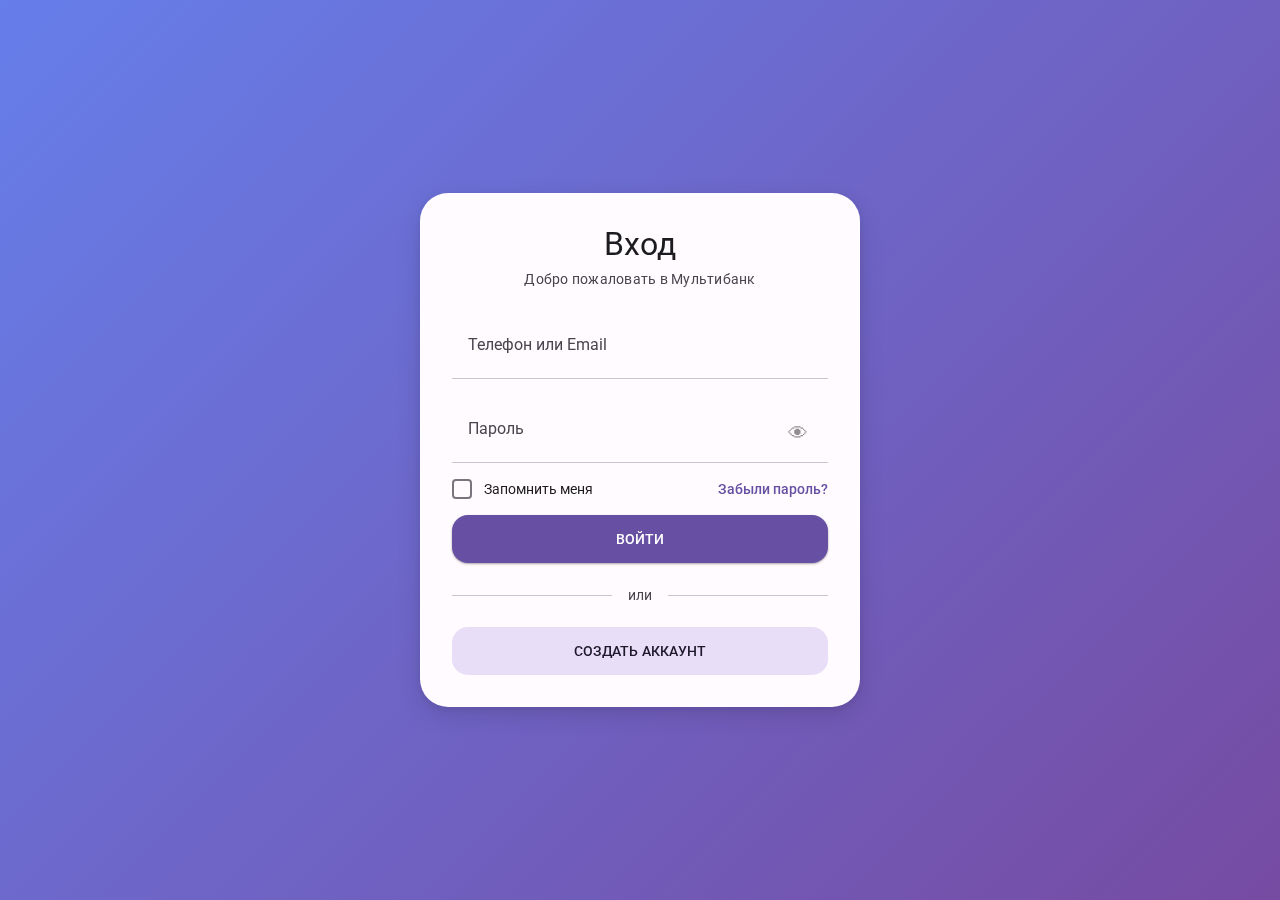
<file: index.html>
<!DOCTYPE html>
<html lang="ru">
<head>
    <meta charset="UTF-8">
    <meta name="viewport" content="width=device-width, initial-scale=1.0">
    <title>Мультибанк - Вход</title>
    <link rel="preconnect" href="https://fonts.googleapis.com">
    <link rel="preconnect" href="https://fonts.gstatic.com" crossorigin>
    <link href="https://fonts.googleapis.com/css2?family=Roboto:wght@300;400;500;700&display=swap" rel="stylesheet">
    <link rel="stylesheet" href="styles.css">
</head>
<body>
    <div class="container">
        <div class="card" id="loginCard">
            <div class="card-header">
                <h1 class="title">Вход</h1>
                <p class="subtitle">Добро пожаловать в Мультибанк</p>
            </div>

            <form class="form" id="loginForm">
                <div class="input-group">
                    <input type="text" id="loginEmail" class="input" placeholder=" " required>
                    <label for="loginEmail" class="label">Телефон или Email</label>
                    <div class="input-underline"></div>
                </div>

                <div class="input-group">
                    <input type="password" id="loginPassword" class="input" placeholder=" " required>
                    <label for="loginPassword" class="label">Пароль</label>
                    <div class="input-underline"></div>
                    <button type="button" class="password-toggle" id="loginPasswordToggle">
                        <span class="eye-icon">👁</span>
                    </button>
                </div>

                <div class="form-footer">
                    <label class="checkbox-container">
                        <input type="checkbox" id="rememberMe">
                        <span class="checkmark"></span>
                        <span class="checkbox-label">Запомнить меня</span>
                    </label>
                    <a href="#" class="link">Забыли пароль?</a>
                </div>

                <button type="submit" class="button button-primary">
                    <span class="button-text">Войти</span>
                </button>
            </form>

            <div class="divider">
                <span>или</span>
            </div>

            <button class="button button-secondary" id="switchToRegister">
                <span class="button-text">Создать аккаунт</span>
            </button>
        </div>

        <div class="card" id="registerCard" style="display: none;">
            <div class="card-header">
                <h1 class="title">Регистрация</h1>
                <p class="subtitle">Создайте новый аккаунт</p>
            </div>

            <form class="form" id="registerForm">
                <div class="input-group">
                    <input type="text" id="registerName" class="input" placeholder=" " required>
                    <label for="registerName" class="label">Имя</label>
                    <div class="input-underline"></div>
                </div>

                <div class="input-group">
                    <input type="text" id="registerPhone" class="input" placeholder=" " required>
                    <label for="registerPhone" class="label">Телефон</label>
                    <div class="input-underline"></div>
                </div>

                <div class="input-group">
                    <input type="email" id="registerEmail" class="input" placeholder=" " required>
                    <label for="registerEmail" class="label">Email</label>
                    <div class="input-underline"></div>
                </div>

                <div class="input-group">
                    <input type="password" id="registerPassword" class="input" placeholder=" " required>
                    <label for="registerPassword" class="label">Пароль</label>
                    <div class="input-underline"></div>
                    <button type="button" class="password-toggle" id="registerPasswordToggle">
                        <span class="eye-icon">👁</span>
                    </button>
                </div>

                <div class="input-group">
                    <input type="password" id="registerPasswordConfirm" class="input" placeholder=" " required>
                    <label for="registerPasswordConfirm" class="label">Подтвердите пароль</label>
                    <div class="input-underline"></div>
                    <button type="button" class="password-toggle" id="registerPasswordConfirmToggle">
                        <span class="eye-icon">👁</span>
                    </button>
                </div>

                <label class="checkbox-container">
                    <input type="checkbox" id="agreeTerms" required>
                    <span class="checkmark"></span>
                    <span class="checkbox-label">Я согласен с <a href="#" class="link-inline">условиями использования</a></span>
                </label>

                <button type="submit" class="button button-primary">
                    <span class="button-text">Зарегистрироваться</span>
                </button>
            </form>

            <div class="divider">
                <span>или</span>
            </div>

            <button class="button button-secondary" id="switchToLogin">
                <span class="button-text">Уже есть аккаунт? Войти</span>
            </button>
        </div>
    </div>

    <script src="script.js"></script>
</body>
</html>
</file>
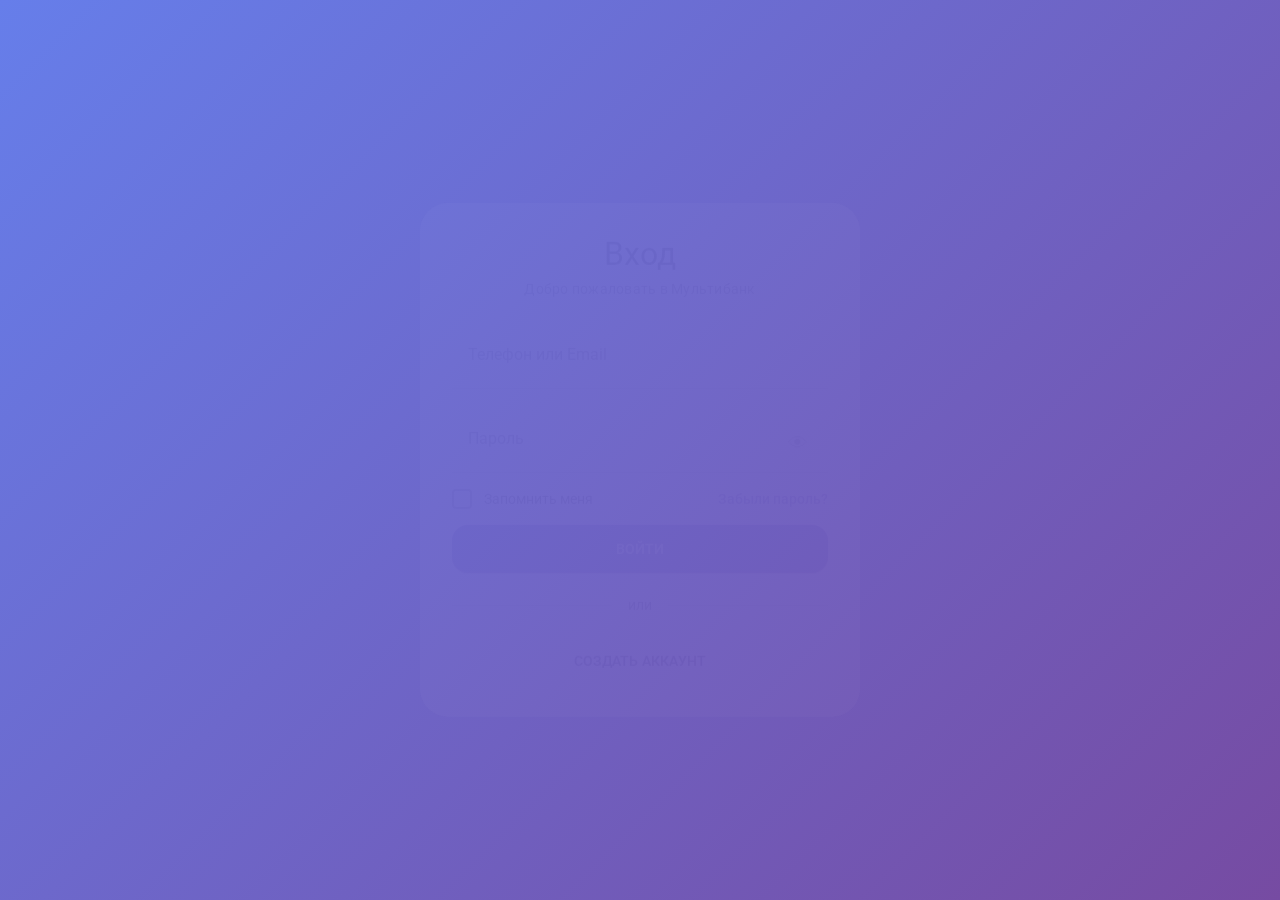
<file: dashboard.html>
<!DOCTYPE html>
<html lang="ru">

<head>
    <meta charset="UTF-8">
    <meta name="viewport" content="width=device-width, initial-scale=1.0">
    <title>Мультибанк - Главная</title>
    <link rel="preconnect" href="https://fonts.googleapis.com">
    <link rel="preconnect" href="https://fonts.gstatic.com" crossorigin>
    <link href="https://fonts.googleapis.com/css2?family=Roboto:wght@300;400;500;700&display=swap" rel="stylesheet">
    <link rel="stylesheet" href="dashboard.css">
</head>

<body>
    <div class="dashboard">
        <!-- Боковая панель -->
        <aside class="sidebar">
            <div class="sidebar-logo">
                <h2>Мультибанк</h2>
            </div>
            <nav class="sidebar-nav">
                <a href="#" class="nav-item active" data-section="home">
                    <span class="nav-icon">🏠</span>
                    <span class="nav-text">Главная</span>
                </a>
                <a href="#" class="nav-item" data-section="accounts">
                    <span class="nav-icon">💳</span>
                    <span class="nav-text">Мои счета</span>
                </a>
                <a href="#" class="nav-item" data-section="products">
                    <span class="nav-icon">📦</span>
                    <span class="nav-text">Продукты</span>
                </a>
                <a href="#" class="nav-item" data-section="transfers">
                    <span class="nav-icon">💸</span>
                    <span class="nav-text">Переводы</span>
                </a>
                <a href="#" class="nav-item" data-section="history">
                    <span class="nav-icon">📊</span>
                    <span class="nav-text">История</span>
                </a>
                <a href="#" class="nav-item" data-section="consents">
                    <span class="nav-icon">🔒</span>
                    <span class="nav-text">Согласия</span>
                </a>
            </nav>
        </aside>

        <!-- Основной контент -->
        <main class="main-content">
            <!-- Верхняя панель -->
            <header class="top-header">
                <div class="header-user">
                    <div class="user-avatar">—</div>
                    <span class="user-name">demo-054</span>
                    <button class="icon-button" title="Темная тема">🌙</button>
                    <button class="icon-button" title="Выход">🚪</button>
                    <button class="icon-button" title="Настройки">▲</button>
                </div>
            </header>

            <!-- Контент -->
            <div class="content-area">
                <!-- Главная страница -->
                <div class="content-section" id="home-section">
                    <!-- Карточки суммарной информации -->
                    <div class="summary-cards">
                        <div class="summary-card balance-card">
                            <div class="summary-value" id="totalBalance">574 182,4 Р</div>
                            <div class="summary-label">Общий баланс</div>
                            <div class="summary-sublabel">Во всех счетах</div>
                        </div>
                        <div class="summary-card">
                            <div class="summary-value" id="totalAccounts">2</div>
                            <div class="summary-label">Мои счета</div>
                            <div class="summary-sublabel">Активных</div>
                        </div>
                        <div class="summary-card">
                            <div class="summary-value">0</div>
                            <div class="summary-label">Продукты</div>
                            <div class="summary-sublabel">Активных договоров</div>
                        </div>
                        <div class="summary-card">
                            <div class="summary-value">—</div>
                            <div class="summary-label">Переводы</div>
                            <div class="summary-sublabel">За месяц</div>
                        </div>
                    </div>
                </div>

                <!-- Мои счета -->
                <div class="content-section" id="accounts-section">
                    <div class="section-card">
                        <div class="section-header">
                            <h3 class="section-title">
                                <span class="section-icon">💳</span>
                                Мои счета
                            </h3>
                            <button class="text-button">
                                <span>+</span> Открыть счет
                            </button>
                        </div>
                        <div class="accounts-grid">
                            <div class="account-card">
                                <div class="account-header">
                                    <h4 class="account-title">Checking</h4>
                                    <button class="close-button">Закрыть</button>
                                </div>
                                <div class="account-number">40817810099910000054</div>
                                <div class="account-balance">574 182,4 Р</div>
                                <div class="account-operations">
                                    <div class="operations-title">Последние операции</div>
                                    <div class="operation-item negative">
                                        <span class="operation-name">Аренда</span>
                                        <span class="operation-amount">42981.60 Р</span>
                                    </div>
                                    <div class="operation-item negative">
                                        <span class="operation-name">Продукты</span>
                                        <span class="operation-amount">3351.92 Р</span>
                                    </div>
                                    <div class="operation-item positive">
                                        <span class="operation-name">Зарплата</span>
                                        <span class="operation-amount">+78398.26 Р</span>
                                    </div>
                                </div>
                            </div>
                            <div class="account-card">
                                <div class="account-header">
                                    <h4 class="account-title">Savings</h4>
                                    <button class="close-button">Закрыть</button>
                                </div>
                                <div class="account-number">423011cdeabf4f2fe4a9</div>
                                <div class="account-balance">0 Р</div>
                            </div>
                        </div>
                    </div>
                </div>

                <!-- Мои продукты -->
                <div class="content-section" id="products-section">
                    <div class="section-card">
                        <div class="section-header">
                            <h3 class="section-title">
                                <span class="section-icon">📦</span>
                                Мои продукты
                            </h3>
                            <button class="text-button">
                                <span>+</span> Открыть продукт
                            </button>
                        </div>
                        <div class="products-card">
                            <div class="empty-state">
                                <span class="empty-icon">📦</span>
                            </div>
                        </div>
                    </div>
                </div>

                <!-- Переводы -->
                <div class="content-section" id="transfers-section">
                    <div class="section-card">
                        <div class="section-header">
                            <h3 class="section-title">
                                <span class="section-icon">💸</span>
                                Переводы
                            </h3>
                        </div>
                        <form class="transfer-form">
                            <div class="transfer-inputs">
                                <div class="input-group-transfer">
                                    <label for="fromAccount" class="input-label">Откуда</label>
                                    <input type="text" id="fromAccount" class="transfer-input"
                                        placeholder="Номер счета">
                                </div>
                                <div class="input-group-transfer">
                                    <label for="toAccount" class="input-label">Куда</label>
                                    <input type="text" id="toAccount" class="transfer-input" placeholder="Номер счета">
                                </div>
                                <div class="input-group-transfer">
                                    <label for="amount" class="input-label">Сумма (Р)</label>
                                    <input type="number" id="amount" class="transfer-input" value="1000" min="0"
                                        step="0.01">
                                </div>
                            </div>
                            <button type="submit" class="transfer-button">Перевести</button>
                        </form>
                    </div>
                </div>

                <!-- История операций -->
                <div class="content-section" id="history-section">
                    <div class="section-card">
                        <div class="section-header">
                            <h3 class="section-title">
                                <span class="section-icon">📊</span>
                                История операций
                            </h3>
                        </div>
                        <div class="history-filters">
                            <select class="filter-select">
                                <option>Все счета</option>
                                <option>Checking</option>
                                <option>Savings</option>
                            </select>
                            <select class="filter-select">
                                <option>Все</option>
                                <option>Доходы</option>
                                <option>Расходы</option>
                            </select>
                            <select class="filter-select">
                                <option>Все время</option>
                                <option>Сегодня</option>
                                <option>Неделя</option>
                                <option>Месяц</option>
                            </select>
                        </div>
                        <div class="history-table">
                            <table>
                                <thead>
                                    <tr>
                                        <th>Дата</th>
                                        <th>Описание</th>
                                        <th>Счет</th>
                                        <th>Сумма</th>
                                    </tr>
                                </thead>
                                <tbody>
                                    <tr>
                                        <td>
                                            <div class="date-cell">
                                                <span class="date">22.09.2025</span>
                                                <span class="time">06:18</span>
                                            </div>
                                        </td>
                                        <td>Налоги</td>
                                        <td>
                                            <div class="account-cell">
                                                <span class="account-name">Checking</span>
                                                <span class="account-number-short">407028100999...</span>
                                            </div>
                                        </td>
                                        <td class="amount-negative">-141 218,7 Р</td>
                                    </tr>
                                    <tr>
                                        <td>
                                            <div class="date-cell">
                                                <span class="date">21.09.2025</span>
                                                <span class="time">14:32</span>
                                            </div>
                                        </td>
                                        <td>Аренда</td>
                                        <td>
                                            <div class="account-cell">
                                                <span class="account-name">Checking</span>
                                                <span class="account-number-short">407028100999...</span>
                                            </div>
                                        </td>
                                        <td class="amount-negative">-153 634,65 Р</td>
                                    </tr>
                                    <tr>
                                        <td>
                                            <div class="date-cell">
                                                <span class="date">20.09.2025</span>
                                                <span class="time">09:15</span>
                                            </div>
                                        </td>
                                        <td>Зарплата</td>
                                        <td>
                                            <div class="account-cell">
                                                <span class="account-name">Checking</span>
                                                <span class="account-number-short">407028100999...</span>
                                            </div>
                                        </td>
                                        <td class="amount-positive">+78 398,26 Р</td>
                                    </tr>
                                    <tr>
                                        <td>
                                            <div class="date-cell">
                                                <span class="date">19.09.2025</span>
                                                <span class="time">16:45</span>
                                            </div>
                                        </td>
                                        <td>Продукты</td>
                                        <td>
                                            <div class="account-cell">
                                                <span class="account-name">Checking</span>
                                                <span class="account-number-short">407028100999...</span>
                                            </div>
                                        </td>
                                        <td class="amount-negative">-3 351,92 Р</td>
                                    </tr>
                                </tbody>
                            </table>
                        </div>
                    </div>
                </div>

                <!-- Согласия -->
                <div class="content-section" id="consents-section">
                    <div class="section-card">
                        <div class="section-header">
                            <h3 class="section-title">
                                <span class="section-icon">🔒</span>
                                Согласия
                            </h3>
                        </div>
                        <div class="products-card">
                            <div class="empty-state">
                                <span class="empty-icon">🔒</span>
                                <p style="margin-top: 16px; color: var(--on-surface-variant);">Нет активных согласий</p>
                            </div>
                        </div>
                    </div>
                </div>
            </div>
        </main>
    </div>

    <!-- Модальное окно открытия счета -->
    <div class="modal-overlay" id="openAccountModal">
        <div class="modal">
            <div class="modal-header">
                <h3 class="modal-title">Открыть новый счет</h3>
                <button class="modal-close" id="closeAccountModal">×</button>
            </div>
            <form class="modal-form" id="accountForm">
                <div class="modal-input-group">
                    <label for="accountType" class="modal-label">Тип счета</label>
                    <select id="accountType" class="modal-select" required>
                        <option value="current">Текущий счет</option>
                        <option value="savings">Сберегательный счет</option>
                        <option value="deposit">Депозитный счет</option>
                    </select>
                </div>
                <div class="modal-input-group">
                    <label for="initialBalance" class="modal-label">Начальный баланс</label>
                    <input type="number" id="initialBalance" class="modal-input" value="0" min="0" step="0.01" required>
                </div>
                <div class="modal-info">
                    Новые счета создаются с балансом 0 Р. Пополните счет после создания.
                </div>
                <button type="submit" class="modal-button">Открыть счет</button>
            </form>
        </div>
    </div>

    <!-- Модальное окно открытия продукта -->
    <div class="modal-overlay" id="openProductModal">
        <div class="modal">
            <div class="modal-header">
                <h3 class="modal-title">Открыть новый продукт</h3>
                <button class="modal-close" id="closeProductModal">×</button>
            </div>
            <form class="modal-form" id="productForm">
                <div class="modal-input-group">
                    <label for="productType" class="modal-label">Тип продукта</label>
                    <select id="productType" class="modal-select" required>
                        <option value="credit">Кредит</option>
                        <option value="deposit">Депозит</option>
                        <option value="insurance">Страхование</option>
                    </select>
                </div>
                <div class="modal-input-group">
                    <label for="productAmount" class="modal-label">Сумма</label>
                    <input type="number" id="productAmount" class="modal-input" value="0" min="0" step="0.01" required>
                </div>
                <div class="modal-info">
                    Выберите тип продукта и укажите сумму для создания нового продукта.
                </div>
                <button type="submit" class="modal-button">Открыть продукт</button>
            </form>
        </div>
    </div>
    <script src="config.js"></script>
    <script src="dashboard.js"></script>
</body>

</html>
</file>
<file: styles.css>
:root {
    --primary: #6750A4;
    --primary-container: #EADDFF;
    --on-primary: #FFFFFF;
    --on-primary-container: #21005D;
    --secondary: #625B71;
    --secondary-container: #E8DEF8;
    --on-secondary: #FFFFFF;
    --on-secondary-container: #1D192B;
    --surface: #FFFBFE;
    --surface-variant: #E7E0EC;
    --on-surface: #1C1B1F;
    --on-surface-variant: #49454F;
    --outline: #79747E;
    --outline-variant: #CAC4D0;
    --error: #BA1A1A;
    --error-container: #FFDAD6;
    --on-error: #FFFFFF;
    --on-error-container: #410002;
    --shadow: rgba(0, 0, 0, 0.15);

    --radius-small: 12px;
    --radius-medium: 16px;
    --radius-large: 28px;
}

* {
    margin: 0;
    padding: 0;
    box-sizing: border-box;
}

body {
    font-family: 'Roboto', sans-serif;
    background: linear-gradient(135deg, #667eea 0%, #764ba2 100%);
    min-height: 100vh;
    display: flex;
    align-items: center;
    justify-content: center;
    padding: 20px;
    color: var(--on-surface);
}

.container {
    width: 100%;
    max-width: 440px;
    animation: fadeIn 0.3s ease-in-out;
}

@keyframes fadeIn {
    from {
        opacity: 0;
        transform: translateY(10px);
    }
    to {
        opacity: 1;
        transform: translateY(0);
    }
}

.card {
    background: var(--surface);
    border-radius: var(--radius-large);
    padding: 32px;
    box-shadow: 0 8px 24px rgba(0, 0, 0, 0.12), 0 2px 8px rgba(0, 0, 0, 0.08);
    backdrop-filter: blur(10px);
    transition: all 0.3s cubic-bezier(0.4, 0, 0.2, 1);
}

.card-header {
    margin-bottom: 32px;
    text-align: center;
}

.title {
    font-size: 32px;
    font-weight: 400;
    color: var(--on-surface);
    margin-bottom: 8px;
    letter-spacing: 0;
}

.subtitle {
    font-size: 14px;
    color: var(--on-surface-variant);
    font-weight: 400;
    letter-spacing: 0.25px;
}

.form {
    display: flex;
    flex-direction: column;
    gap: 24px;
}

.input-group {
    position: relative;
    display: flex;
    flex-direction: column;
}

.input {
    width: 100%;
    padding: 16px;
    padding-top: 24px;
    font-size: 16px;
    font-family: 'Roboto', sans-serif;
    background: transparent;
    border: none;
    border-bottom: 1px solid var(--outline-variant);
    border-radius: var(--radius-small) var(--radius-small) 0 0;
    outline: none;
    transition: all 0.2s cubic-bezier(0.4, 0, 0.2, 1);
    color: var(--on-surface);
}

.input:focus {
    border-bottom-color: var(--primary);
    background: rgba(103, 80, 164, 0.08);
}

.input:focus + .label,
.input:not(:placeholder-shown) + .label {
    transform: translateY(-8px) scale(0.875);
    color: var(--primary);
}

.input::placeholder {
    opacity: 0;
}

.label {
    position: absolute;
    left: 16px;
    top: 16px;
    font-size: 16px;
    color: var(--on-surface-variant);
    pointer-events: none;
    transition: all 0.2s cubic-bezier(0.4, 0, 0.2, 1);
    transform-origin: left top;
}

.input-underline {
    position: absolute;
    bottom: 0;
    left: 0;
    width: 0;
    height: 2px;
    background: var(--primary);
    transition: width 0.3s cubic-bezier(0.4, 0, 0.2, 1);
}

.input:focus ~ .input-underline {
    width: 100%;
}

.password-toggle {
    position: absolute;
    right: 12px;
    top: 50%;
    transform: translateY(-50%);
    background: none;
    border: none;
    cursor: pointer;
    padding: 8px;
    color: var(--on-surface-variant);
    transition: color 0.2s;
    font-size: 20px;
    display: flex;
    align-items: center;
    justify-content: center;
}

.password-toggle:hover {
    color: var(--primary);
}

.eye-icon {
    filter: grayscale(100%);
    opacity: 0.6;
}

.form-footer {
    display: flex;
    justify-content: space-between;
    align-items: center;
    margin-top: -8px;
    margin-bottom: -8px;
}

.checkbox-container {
    display: flex;
    align-items: center;
    cursor: pointer;
    user-select: none;
    gap: 12px;
}

.checkbox-container input[type="checkbox"] {
    display: none;
}

.checkmark {
    width: 20px;
    height: 20px;
    border: 2px solid var(--outline);
    border-radius: 4px;
    position: relative;
    transition: all 0.2s cubic-bezier(0.4, 0, 0.2, 1);
    background: transparent;
}

.checkbox-container input[type="checkbox"]:checked + .checkmark {
    background: var(--primary);
    border-color: var(--primary);
}

.checkbox-container input[type="checkbox"]:checked + .checkmark::after {
    content: '';
    position: absolute;
    left: 6px;
    top: 2px;
    width: 5px;
    height: 10px;
    border: solid white;
    border-width: 0 2px 2px 0;
    transform: rotate(45deg);
}

.checkbox-label {
    font-size: 14px;
    color: var(--on-surface);
}

.link {
    font-size: 14px;
    color: var(--primary);
    text-decoration: none;
    font-weight: 500;
    transition: opacity 0.2s;
}

.link:hover {
    opacity: 0.8;
    text-decoration: underline;
}

.link-inline {
    color: var(--primary);
    text-decoration: none;
    font-weight: 500;
}

.link-inline:hover {
    text-decoration: underline;
}

.button {
    width: 100%;
    padding: 16px 24px;
    border: none;
    border-radius: var(--radius-medium);
    font-size: 14px;
    font-weight: 500;
    font-family: 'Roboto', sans-serif;
    cursor: pointer;
    transition: all 0.2s cubic-bezier(0.4, 0, 0.2, 1);
    letter-spacing: 0.1px;
    position: relative;
    overflow: hidden;
    text-transform: uppercase;
}

.button::before {
    content: '';
    position: absolute;
    top: 50%;
    left: 50%;
    width: 0;
    height: 0;
    border-radius: 50%;
    background: rgba(255, 255, 255, 0.3);
    transform: translate(-50%, -50%);
    transition: width 0.6s, height 0.6s;
}

.button:active::before {
    width: 300px;
    height: 300px;
}

.button-primary {
    background: var(--primary);
    color: var(--on-primary);
    box-shadow: 0 1px 3px rgba(0, 0, 0, 0.12), 0 1px 2px rgba(0, 0, 0, 0.24);
}

.button-primary:hover {
    box-shadow: 0 3px 6px rgba(0, 0, 0, 0.16), 0 3px 6px rgba(0, 0, 0, 0.23);
}

.button-primary:active {
    box-shadow: 0 1px 3px rgba(0, 0, 0, 0.12);
}

.button-secondary {
    background: var(--secondary-container);
    color: var(--on-secondary-container);
    box-shadow: none;
}

.button-secondary:hover {
    background: rgba(232, 222, 248, 0.8);
    box-shadow: 0 1px 3px rgba(0, 0, 0, 0.08);
}

.button-text {
    position: relative;
    z-index: 1;
}

.divider {
    display: flex;
    align-items: center;
    text-align: center;
    margin: 24px 0;
    color: var(--on-surface-variant);
    font-size: 14px;
}

.divider::before,
.divider::after {
    content: '';
    flex: 1;
    border-bottom: 1px solid var(--outline-variant);
}

.divider span {
    padding: 0 16px;
}

@media (max-width: 480px) {
    .card {
        padding: 24px;
        border-radius: var(--radius-medium);
    }

    .title {
        font-size: 28px;
    }

    .form-footer {
        flex-direction: column;
        align-items: flex-start;
        gap: 12px;
    }
}
</file>
<file: dashboard.css>
:root {
  --primary-red: #fc4e2f;
  --sidebar-bg: #ffffff;
  --main-bg: #f8f8f8;
  --text-primary: #1c1b1f;
  --text-secondary: #49454f;
  --text-gray: #79747e;
  --card-bg: #ffffff;
  --border-radius: 12px;
  --shadow: 0 2px 8px rgba(0, 0, 0, 0.08);
  --border: 1px solid rgba(0, 0, 0, 0.1);
}

* {
  margin: 0;
  padding: 0;
  box-sizing: border-box;
}

body {
  font-family: "Inter", -apple-system, BlinkMacSystemFont, "Segoe UI",
    sans-serif;
  background: var(--main-bg);
  color: var(--text-primary);
  line-height: 1.5;
}

.dashboard {
  display: flex;
  min-height: 100vh;
}

/* Боковая панель */
.sidebar {
  width: 240px;
  height: 100vh;
  position: fixed;
  background: var(--main-bg);
  display: flex;
  flex-direction: column;
  padding: 24px 16px;
  flex-shrink: 0;
  border-right: var(--border);
}

.sidebar-top {
  margin-bottom: 0;
  margin-left: -16px;
  margin-right: -16px;
  padding-left: 16px;
  padding-right: 16px;
  padding-bottom: 20px;
  border-bottom: var(--border);
}

.logotip {
  width: 225px;
  height: 75px;
  
  padding-right: 25px;
}

.search-container {
  display: flex;
  align-items: center;
  gap: 12px;
  padding: 12px 16px;
  color: var(--text-secondary);
  font-size: 14px;
  cursor: pointer;
  border-radius: 8px;
  transition: background 0.2s;
}

.search-container:hover {
  background: rgba(0, 0, 0, 0.04);
}

.search-icon {
  width: 18px;
  height: 18px;
  color: var(--text-secondary);
  flex-shrink: 0;
}

.search-text {
  color: var(--text-secondary);
}

.sidebar-nav {
  margin-top: 20px;
  display: flex;
  flex-direction: column;
  gap: 4px;
  flex: 1;
}

.nav-item-bottom {
  display: flex;
  align-items: center;
  gap: 16px;
  padding: 12px 16px;
  text-decoration: none;
  color: var(--text-secondary);
  font-size: 14px;
  font-weight: 400;
  border-radius: 8px;
  position: relative;
  transition: all 0.2s;
  text-align: left;
}

.nav-item-bottom:hover {
  background: rgba(0, 0, 0, 0.04);
}

.nav-item {
  display: flex;
  align-items: center;
  gap: 16px;
  padding: 12px 16px;
  text-decoration: none;
  color: var(--text-secondary);
  font-size: 14px;
  font-weight: 400;
  border-radius: 8px;
  position: relative;
  transition: all 0.2s;
}

.nav-item:hover {
  background: rgba(0, 0, 0, 0.04);
}

.nav-item.active {
  color: var(--primary-red);
}

.nav-item.active::before {
  content: "";
  position: absolute;
  left: 0;
  top: 50%;
  transform: translateY(-50%);
  width: 3px;
  height: 24px;
  background: var(--primary-red);
  border-radius: 0 2px 2px 0;
}

.nav-item.active .nav-icon {
  color: var(--primary-red);
}

.nav-icon {
  width: 20px;
  height: 20px;
  flex-shrink: 0;
  color: var(--text-secondary);
}

/* Sidebar SVG icons via mask to allow color change */
.nav-icon-mask {
  background-color: var(--text-secondary);
  display: inline-block;
  width: 20px;
  height: 20px;
  -webkit-mask: var(--icon-url) no-repeat center / contain;
  mask: var(--icon-url) no-repeat center / contain;
}

.nav-item:hover .nav-icon-mask {
  background-color: var(--text-primary);
}

.nav-item.active .nav-icon-mask {
  background-color: var(--primary-red);
}

.nav-text {
  flex: 1;
}

.sidebar-bottom {
  justify-content: flex-end;
  display: flex;
  flex-direction: column;
  gap: 4px;
  flex: 1;
}

.account-icon {
  width: 40px;
  height: 40px;
  border-radius: 50%;
  background: var(--primary-red);
  color: white;
  display: flex;
  align-items: center;
  justify-content: center;
  font-size: 20px;
  font-weight: 500;
  text-transform: lowercase;
}

.account-text {
  color: var(--text-secondary);
  font-size: 14px;
}

/* Основной контент */
.main-content {
  flex: 1;
  display: flex;
  flex-direction: column;
  background: var(--main-bg);
  overflow-y: auto;
  padding: 32px;
  margin-left: 240px;
}

/* Приветствие */
.greeting {
  font-size: 32px;
  font-weight: 700;
  color: var(--text-primary);
  margin-bottom: 32px;
}

/* Карточки суммарной информации */
.summary-cards {
  display: grid;
  grid-template-columns: repeat(4, 1fr);
  gap: 24px;
  margin-bottom: 48px;
}

.summary-card {
  background: var(--card-bg);
  border-radius: var(--border-radius);
  padding: 24px;
  border: var(--border);
}

.summary-label {
  font-size: 14px;
  color: var(--text-secondary);
  margin-bottom: 12px;
  font-weight: 400;
}

.summary-value {
  font-size: 32px;
  font-weight: 700;
  color: var(--text-primary);
  margin-bottom: 8px;
  letter-spacing: -0.5px;
}

.summary-sublabel {
  font-size: 12px;
  color: var(--text-gray);
}

/* Секции контента */
.content-section {
  margin-bottom: 48px;
}

.content-section:last-child {
  margin-bottom: 0;
}

.section-title {
  font-size: 28px;
  font-weight: 700;
  color: var(--text-primary);
  margin-bottom: 24px;
}

/* Контейнер счетов - вертикальное расположение */
.accounts-container {
  display: flex;
  flex-direction: column;
  gap: 24px;
}

.account-item {
  background: var(--card-bg);
  border-radius: var(--border-radius);
  padding: 24px;
  border: var(--border);
  min-height: 150px;
}

.account-header {
  display: flex;
  justify-content: space-between;
  align-items: center;
  margin-bottom: 16px;
  padding-bottom: 12px;
  border-bottom: 1px solid rgba(0, 0, 0, 0.08);
}

.account-info {
  display: flex;
  flex-direction: column;
  gap: 12px;
}

.account-bank {
  font-size: 16px;
  color: var(--text-primary);
  font-weight: 600;
}

.account-type {
  font-size: 12px;
  color: var(--text-gray);
  font-weight: 400;
}

.account-id-label,
.account-balance-label {
  font-size: 12px;
  color: var(--text-gray);
  font-weight: 400;
  margin-bottom: 4px;
}

.account-id-wrapper {
  display: flex;
  align-items: baseline;
  gap: 8px;
}

.account-id {
  font-size: 16px;
  color: var(--text-primary);
  font-weight: 500;
  letter-spacing: 0.5px;
  font-family: "Courier New", monospace;
}

.copy-account-btn {
  background: none;
  border: none;
  padding: 2px;
  cursor: pointer;
  color: var(--text-secondary);
  display: flex;
  align-items: center;
  justify-content: center;
  border-radius: 4px;
  transition: all 0.2s;
  flex-shrink: 0;
}

.copy-account-btn:hover {
  background: rgba(0, 0, 0, 0.05);
  color: var(--text-primary);
}

.copy-account-btn:active {
  background: rgba(0, 0, 0, 0.1);
}

.copy-account-btn svg {
  display: block;
  width: 16px;
  height: 16px;
}

.account-balance {
  font-size: 28px;
  color: var(--text-primary);
  font-weight: 700;
}

/* Контейнер продуктов - вертикальное расположение */
.products-container {
  display: flex;
  flex-direction: column;
  gap: 24px;
}

.product-item {
  background: var(--card-bg);
  border-radius: var(--border-radius);
  padding: 24px;
  border: var(--border);
  min-height: 150px;
}

.product-header {
  display: flex;
  justify-content: space-between;
  align-items: center;
  margin-bottom: 16px;
  padding-bottom: 12px;
  border-bottom: 1px solid rgba(0, 0, 0, 0.08);
}

.product-info {
  display: flex;
  flex-direction: column;
  gap: 12px;
}

.product-name {
  font-size: 18px;
  color: var(--text-primary);
  font-weight: 600;
}

.product-status {
  font-size: 12px;
  color: #28a745;
  font-weight: 500;
  background: rgba(40, 167, 69, 0.1);
  padding: 4px 12px;
  border-radius: 12px;
}

.product-detail-row {
  display: flex;
  justify-content: space-between;
  align-items: center;
  padding: 8px 0;
}

.product-detail-label {
  font-size: 14px;
  color: var(--text-secondary);
  font-weight: 400;
}

.product-detail-value {
  font-size: 14px;
  color: var(--text-primary);
  font-weight: 500;
}

/* История операций */
.history-layout {
  display: grid;
  grid-template-columns: 1fr 1fr;
  gap: 24px;
  margin-top: 24px;
}

.history-table-panel {
  grid-column: 1;
}

.history-charts-panel {
  grid-column: 2;
  display: flex;
  flex-direction: column;
  gap: 24px;
}

.panel-card {
  background: var(--card-bg);
  border-radius: var(--border-radius);
  padding: 24px;
  border: var(--border);
}

.panel-title {
  font-size: 18px;
  font-weight: 600;
  color: var(--text-primary);
  margin-bottom: 24px;
}

.panel-title-contact {
  font-size: 18px;
  font-weight: 600;
  color: var(--text-primary);
  margin-top: 12px;
  margin-bottom: 12px;
}

.another-text-vip {
  text-align: center;
  font-size: 18px;
  font-weight: 600;
  color: var(--text-primary);
  margin-bottom: 24px;
  width: 750px;
}

.filters-container {
  display: flex;
  gap: 16px;
  margin-bottom: 24px;
}

.filter-select {
  flex: 1;
  padding: 12px 16px;
  border: var(--border);
  border-radius: 8px;
  background: var(--card-bg);
  color: var(--text-primary);
  font-size: 14px;
  cursor: pointer;
  appearance: none;
  background-image: url("data:image/svg+xml,%3Csvg width='12' height='8' viewBox='0 0 12 8' fill='none' xmlns='http://www.w3.org/2000/svg'%3E%3Cpath d='M1 1L6 6L11 1' stroke='%2349454f' stroke-width='2' stroke-linecap='round' stroke-linejoin='round'/%3E%3C/svg%3E");
  background-repeat: no-repeat;
  background-position: right 12px center;
  padding-right: 40px;
}

.filter-select-transfer {
  width: 100px;
  padding: 12px 16px;
  border: var(--border);
  border-radius: 8px;
  background: var(--card-bg);
  color: var(--text-primary);
  font-size: 14px;
  cursor: pointer;
  appearance: none;
  background-image: url("data:image/svg+xml,%3Csvg width='12' height='8' viewBox='0 0 12 8' fill='none' xmlns='http://www.w3.org/2000/svg'%3E%3Cpath d='M1 1L6 6L11 1' stroke='%2349454f' stroke-width='2' stroke-linecap='round' stroke-linejoin='round'/%3E%3C/svg%3E");
  background-repeat: no-repeat;
  background-position: right 12px center;
  padding-right: 40px;
}

.filter-select:focus {
  outline: none;
  border-color: var(--primary-red);
}

.table-container {
  min-height: 300px;
  display: grid;
  gap: 16px;
}

.transaction-card {
  background: var(--card-bg);
  border: var(--border);
  border-radius: var(--border-radius);
  padding: 16px 20px;
  display: flex;
  flex-direction: column;
  gap: 12px;
}

.transaction-card--placeholder {
  justify-content: center;
  align-items: center;
  text-align: center;
  min-height: 120px;
  color: var(--text-secondary);
  gap: 8px;
}

.transaction-card__header {
  display: flex;
  justify-content: space-between;
  align-items: baseline;
  gap: 12px;
}

.transaction-card__title {
  font-size: 16px;
  font-weight: 600;
  color: var(--text-primary);
}

.transaction-card__amount {
  font-size: 18px;
  font-weight: 600;
}

.transaction-card__amount.income {
  color: #198754;
}

.transaction-card__amount.expense {
  color: #dc3545;
}

.transaction-card__meta {
  font-size: 13px;
  color: var(--text-secondary);
  display: flex;
  flex-wrap: wrap;
  gap: 8px 16px;
}

.transaction-card__meta-item {
  display: flex;
  gap: 6px;
  align-items: center;
}

.chart-container {
  display: flex;
  gap: 24px;
  align-items: center;
}

.chart-wrapper {
  flex: 0 0 200px;
  height: 200px;
}

.chart-legend {
  flex: 1;
  display: flex;
  flex-direction: column;
  gap: 12px;
}

.legend-item {
  display: flex;
  align-items: center;
  gap: 12px;
}

.legend-color {
  width: 12px;
  height: 12px;
  border-radius: 50%;
  flex-shrink: 0;
}

.legend-bar {
  flex: 1;
  height: 24px;
  border-radius: 4px;
  background: linear-gradient(
    90deg,
    rgba(0, 0, 0, 0.1) 0%,
    rgba(0, 0, 0, 0.05) 100%
  );
  min-width: 20px;
  max-width: 200px;
}

.legend-label {
  font-size: 14px;
  color: var(--text-primary);
  min-width: 120px;
}

.legend-value {
  font-size: 14px;
  color: var(--text-secondary);
  font-weight: 500;
}

/* Скрытие секций */
.content-section {
  display: block;
}

.content-section-vip {
  display: flex;
  justify-content: center;
  align-items: center;
  flex-direction: column;
}

.content-section.hidden {
  display: none;
}

.transfers-container {
  display: flex;
  flex-direction: row;
  gap: 24px;
  background: var(--card-bg);
  border-radius: var(--border-radius);
  padding: 24px;
  border: var(--border);
  margin: auto;
}

/* Адаптивность */
@media (max-width: 1200px) {
  .summary-cards {
    grid-template-columns: repeat(2, 1fr);
  }

  .history-layout {
    grid-template-columns: 1fr;
  }

  .history-table-panel {
    grid-column: 1;
  }

  .history-charts-panel {
    grid-column: 1;
  }
}

@media (max-width: 768px) {
  .dashboard {
    flex-direction: column;
  }

  .sidebar {
    width: 100%;
    flex-direction: row;
    padding: 16px;
    align-items: center;
  }

  .sidebar-top {
    margin-bottom: 0;
    margin-right: 16px;
  }

  .sidebar-nav {
    flex-direction: row;
    flex: 1;
    gap: 8px;
  }

  .nav-text {
    display: none;
  }

  .sidebar-bottom {
    margin-top: 0;
    margin-left: auto;
  }

  .summary-cards {
    grid-template-columns: 1fr;
  }

  .main-content {
    padding: 24px 16px;
  }

  .greeting {
    font-size: 24px;
  }

  .section-title {
    font-size: 22px;
  }
}

@media (max-width: 480px) {
  .summary-value {
    font-size: 24px;
  }

  .greeting {
    font-size: 20px;
    margin-bottom: 24px;
  }

  .section-title {
    font-size: 20px;
  }
}

button {
  box-shadow: none;
  border-radius: 8px;
  border: 2px solid #f8f8f8;
  background: #f8f8f8;
  text-align: center;
  padding: 5px;
}

.button-functional {
  box-shadow: none;
  border-radius: 8px;
  border: 2px solid #fbd0d0;
  background: #fbd0d0;
  text-align: center;
  padding: 5px;
}

input {
  border-radius: 8px;
  border: 1px solid rgba(0, 0, 0, 0.2);
  padding: 5px;
  width: 85px;
}

.input-contact {
  border-radius: 8px;
  border: 1px solid rgba(0, 0, 0, 0.2);
  padding: 5px;
  width: 532px;
}

.contacts-div {
  display: grid;
  grid-template-columns: 1fr 1fr;
  gap: 24px;
  margin-top: 24px;
}

.contacts-container {
  display: flex;
  flex-direction: column;
  gap: 24px;
  background: var(--card-bg);
  border-radius: var(--border-radius);
  padding: 24px;
  border: var(--border);
  margin: auto;
}

.c1-center-after {
  margin-top: 80px;
  margin-bottom: 40px;
}

table {
  border-collapse: collapse;
  text-align: center;
}

th,
td {
  width: 205px;
  padding: 10px;
  border-left: 1px solid;
  border-right: 1px solid;
  border-color: rgba(0, 0, 0, 0.2);
}

.scenarios-create-section {
  margin-bottom: 48px;
}

.scenarios-list-section {
  margin-bottom: 48px;
  width: 100%;
}

.scenarios-subtitle {
  font-size: 20px;
  font-weight: 700;
  color: var(--text-primary);
  margin-bottom: 24px;
  margin-top: 0;
}

#scenarios-section > .section-title {
  font-size: 32px;
  font-weight: 700;
  color: var(--text-primary);
  margin-bottom: 32px;
  margin-top: 0;
}

.scenario-forms-container {
  display: flex;
  flex-direction: column;
  gap: 24px;
}

.scenario-form-card {
  background: var(--card-bg);
  border-radius: var(--border-radius);
  padding: 20px 24px;
  border: var(--border);
  display: flex;
  align-items: center;
  justify-content: space-between;
  gap: 16px;
}

.scenario-form-content {
  display: flex;
  align-items: center;
  flex-wrap: wrap;
  gap: 6px;
  flex: 1;
  line-height: 1.6;
}

.scenario-form-text {
  font-size: 14px;
  color: var(--text-primary);
  white-space: nowrap;
}

.scenario-input {
  padding: 8px 12px;
  border: 1px solid rgba(0, 0, 0, 0.2);
  border-radius: 8px;
  font-size: 14px;
  background: white;
  min-width: 120px;
  flex-shrink: 0;
}

.scenario-input-amount {
  padding: 8px 12px;
  border: 1px solid rgba(0, 0, 0, 0.2);
  border-radius: 8px;
  font-size: 14px;
  background: white;
  width: 80px;
  flex-shrink: 0;
}

.scenario-select {
  padding: 8px 12px;
  border: 1px solid rgba(0, 0, 0, 0.2);
  border-radius: 8px;
  font-size: 14px;
  background: white;
  cursor: pointer;
  appearance: none;
  background-image: url("data:image/svg+xml,%3Csvg width='12' height='8' viewBox='0 0 12 8' fill='none' xmlns='http://www.w3.org/2000/svg'%3E%3Cpath d='M1 1L6 6L11 1' stroke='%2349454f' stroke-width='2' stroke-linecap='round' stroke-linejoin='round'/%3E%3C/svg%3E");
  background-repeat: no-repeat;
  background-position: right 8px center;
  padding-right: 28px;
  width: 60px;
}

.scenario-add-button {
  background: #fc4e2f;
  border: 2px solid #dc462c;
  border-radius: 8px;
  padding: 10px 24px;
  color: black;
  font-size: 14px;
  font-weight: 500;
  cursor: pointer;
  white-space: nowrap;
  transition: all 0.2s;
}

.scenario-add-button:hover {
  background: #fc4e2f;
  border-color: #fc4e2f;
  color: white;
}

.scenarios-list-container {
  display: flex;
  flex-direction: column;
  gap: 16px;
  width: 100%;
}

.scenario-item {
  background: white;
  border-radius: var(--border-radius);
  padding: 20px 24px;
  border: var(--border);
  display: flex;
  flex-direction: row;
  align-items: center;
  justify-content: space-between;
  gap: 16px;
  width: 100%;
  box-sizing: border-box;
}

.scenario-item-text {
  font-size: 14px;
  color: var(--text-primary);
  font-family: "Courier New", monospace;
  flex: 1;
  word-break: break-all;
  min-width: 0;
}

.scenario-delete-button {
  background: #fbd0d0;
  border: 2px solid #fbd0d0;
  border-radius: 8px;
  padding: 10px 24px;
  color: black;
  font-size: 14px;
  font-weight: 500;
  cursor: pointer;
  white-space: nowrap;
  transition: all 0.2s;
}

.scenario-delete-button:hover {
  background: #fc4e2f;
  border-color: #fc4e2f;
  color: white;
}

table {
  margin-bottom: 80px;
}

.premium-activated {
  background: #fbd0d0;
  color: #dc462c;
  padding: 10px 24px;
  border: 2px solid #dc462c;
  border-radius: 8px;
  padding: 10px 24px;
  font-size: 14px;
  font-weight: 500;
  cursor: pointer;
  white-space: nowrap;
  transition: all 0.2s;
}

.fast-contacts-list {
  display: flex;
  flex-direction: column;
  gap: 12px;
}

.fast-contact-item {
  display: flex;
  gap: 12px;
  align-items: center;
}

.fast-contact {
  flex: 1;
  display: inline-flex;
  align-items: center;
  justify-content: flex-start;
  gap: 12px;
  background: var(--card-bg);
  border: var(--border);
  border-radius: var(--border-radius);
  padding: 10px 16px;
  color: var(--text-primary);
  font-size: 14px;
  font-weight: 500;
  cursor: pointer;
  white-space: nowrap;
  transition: background 0.2s, border-color 0.2s, color 0.2s;
  min-width: 0;
}

.fast-contact:hover {
  border-color: var(--primary-red);
  color: var(--primary-red);
}

.fast-contact:active {
  background: rgba(252, 78, 47, 0.08);
}

.fast-contact-delete {
  display: inline-flex;
  align-items: center;
  justify-content: center;
  background: #fbd0d0;
  border: 2px solid #fbd0d0;
  border-radius: 8px;
  padding: 10px 16px;
  color: #dc462c;
  font-size: 14px;
  font-weight: 500;
  cursor: pointer;
  white-space: nowrap;
  transition: all 0.2s;
}

.fast-contact-delete:hover {
  background: #fc4e2f;
  border-color: #fc4e2f;
  color: #fff;
}

.fast-contact-delete:active {
  background: #dc462c;
  border-color: #dc462c;
  color: #fff;
}

.fast-contact-empty {
  background: rgba(0, 0, 0, 0.03);
  border-radius: var(--border-radius);
  padding: 16px;
  color: var(--text-secondary);
  font-size: 14px;
  text-align: center;
}

/* Premium Section Styles */
.premium-hero {
    background: linear-gradient(135deg, #667eea 0%, #764ba2 100%);
    border-radius: 24px;
    padding: 60px 40px;
    text-align: center;
    color: white;
    position: relative;
    overflow: hidden;
    margin-bottom: 60px;
}

.premium-badge {
    display: inline-flex;
    align-items: center;
    gap: 8px;
    background: rgba(255, 255, 255, 0.2);
    padding: 8px 16px;
    border-radius: 20px;
    font-size: 14px;
    font-weight: 600;
    margin-bottom: 20px;
    backdrop-filter: blur(10px);
}

.premium-title {
    font-size: 48px;
    font-weight: 700;
    margin-bottom: 16px;
    line-height: 1.1;
}

.premium-subtitle {
    font-size: 20px;
    opacity: 0.9;
    max-width: 600px;
    margin: 0 auto;
}

/* Pricing Section */
.pricing-section {
    margin-bottom: 80px;
}

.section-title.centered {
    text-align: center;
    margin-bottom: 40px;
}

.comparison-table-container {
    background: var(--card-bg);
    border-radius: 20px;
    padding: 40px;
    border: var(--border);
    box-shadow: 0 10px 40px rgba(0, 0, 0, 0.1);
}

.premium-comparison-table td {
    padding: 20px;
    text-align: center;
    border-bottom: 1px solid rgba(0, 0, 0, 0.05);
}

.feature-column {
    text-align: center !important;
    font-weight: 500;
    width: 30%;
    font-size: 18px;
}

.plan-column {
    width: 25%;
    vertical-align: top;
}

.premium-plan {
    background: linear-gradient(135deg, #fff5f5 0%, #fef7f7 100%);
    border: 2px solid var(--primary-red);
    border-radius: 12px;
    position: relative;
}

.plan-name {
    font-size: 18px;
    font-weight: 600;
    color: var(--text-primary);
}

.plan-price {
    font-size: 24px;
    font-weight: 700;
    color: var(--primary-red);
}

.plan-badge {
    background: var(--primary-red);
    color: white;
    padding: 4px 12px;
    border-radius: 12px;
    font-size: 12px;
    font-weight: 600;
    position: absolute;
    top: -10px;
    left: 50%;
    transform: translateX(-50%);
    white-space: nowrap;
}

.feature-name {
    font-weight: 400;
    color: var(--text-primary);
}

.premium-feature {
    position: relative;
    font-weight: 600;
    color: var(--primary-red);
}

.feature-check {
    position: absolute;
    right: 10px;
    top: 50%;
    transform: translateY(-50%);
    background: var(--primary-red);
    color: white;
    width: 20px;
    height: 20px;
    border-radius: 50%;
    display: flex;
    align-items: center;
    justify-content: center;
    font-size: 12px;
}

/* Benefits Section */
.benefits-section {
    margin-bottom: 80px;
}

.benefits-grid {
    display: grid;
    grid-template-columns: repeat(auto-fit, minmax(280px, 1fr));
    gap: 30px;
    margin-top: 40px;
}

.benefit-card {
    background: var(--card-bg);
    padding: 40px 30px;
    border-radius: 20px;
    text-align: center;
    border: var(--border);
    transition: transform 0.3s ease, box-shadow 0.3s ease;
}

.benefit-card:hover {
    transform: translateY(-5px);
    box-shadow: 0 20px 40px rgba(0, 0, 0, 0.1);
}

.benefit-icon {
    font-size: 48px;
    margin-bottom: 20px;
}

.benefit-card h3 {
    font-size: 20px;
    font-weight: 600;
    margin-bottom: 12px;
    color: var(--text-primary);
}

.benefit-card p {
    color: var(--text-secondary);
    line-height: 1.6;
}

/* CTA Section */
.cta-section {
    margin-bottom: 60px;
}

.cta-card {
    background: linear-gradient(135deg, #667eea 0%, #764ba2 100%);
    border-radius: 24px;
    padding: 60px;
    color: white;
    text-align: center;
    display: flex;
    flex-direction: column;
    align-items: center;
    gap: 40px;
}

.cta-content h2 {
    font-size: 36px;
    font-weight: 700;
    margin-bottom: 12px;
}

.cta-content p {
    font-size: 18px;
    opacity: 0.9;
    margin-bottom: 30px;
}

.price-tag {
    display: flex;
    align-items: baseline;
    justify-content: center;
    gap: 8px;
    margin-bottom: 30px;
}

.price {
    font-size: 48px;
    font-weight: 700;
}

.period {
    font-size: 18px;
    opacity: 0.8;
}

.cta-features {
    list-style: none;
    text-align: left;
    display: inline-block;
}

.cta-features li {
    padding: 8px 0;
    font-size: 16px;
}

.premium-cta-button {
    background: white;
    color: var(--primary-red);
    border: none;
    padding: 20px 40px;
    border-radius: 50px;
    font-size: 18px;
    font-weight: 600;
    cursor: pointer;
    transition: all 0.3s ease;
    display: flex;
    flex-direction: column;
    align-items: center;
    gap: 4px;
    min-width: 300px;
}

.premium-cta-button:hover {
    transform: translateY(-2px);
    box-shadow: 0 10px 30px rgba(0, 0, 0, 0.2);
}

.button-text {
    font-size: 18px;
    font-weight: 700;
}

.button-subtext {
    font-size: 14px;
    opacity: 0.8;
}

/* Responsive Design */
@media (max-width: 768px) {
    .premium-hero {
        padding: 40px 20px;
    }
    
    .premium-title {
        font-size: 32px;
    }
    
    .premium-subtitle {
        font-size: 16px;
    }
    
    .comparison-table-container {
        padding: 20px;
        overflow-x: auto;
    }
    
    .premium-comparison-table {
        min-width: 600px;
    }
    
    .benefits-grid {
        grid-template-columns: 1fr;
    }
    
    .cta-card {
        padding: 40px 20px;
    }
    
    .cta-content h2 {
        font-size: 28px;
    }
    
    .price {
        font-size: 36px;
    }
    
    .premium-cta-button {
        min-width: auto;
        width: 100%;
        max-width: 300px;
    }
}

/* Premium activated state */
.premium-activated {
    background: linear-gradient(135deg, #28a745 0%, #20c997 100%) !important;
    color: white !important;
    border: none !important;
    padding: 15px 30px !important;
    font-size: 16px !important;
    font-weight: 600 !important;
    cursor: default !important;
}

.premium-activated:hover {
    transform: none !important;
    box-shadow: none !important;
}

.premium-comparison-table {
    border-bottom: none;
}

.premium-comparison-table tr:last-child td {
    border-bottom: none;
}

.premium-comparison-table tbody tr:last-child td {
    border-bottom: none;
}

/* Темная тема */
[data-theme="dark"] {
  --primary-red: #ff6b4a;
  --sidebar-bg: #202020;
  --main-bg: #191919;
  --text-primary: #ffffff;
  --text-secondary: #b0b0b0;
  --text-gray: #888888;
  --card-bg: #161616;
  --shadow: 0 2px 8px rgba(0, 0, 0, 0.3);
  --border: 1px solid rgba(255, 255, 255, 0.1);
  --input: #262626;
}

* {
  margin: 0;
  padding: 0;
  box-sizing: border-box;
}

body {
  font-family: "Inter", -apple-system, BlinkMacSystemFont, "Segoe UI", sans-serif;
  background: var(--main-bg);
  color: var(--text-primary);
  line-height: 1.5;
  transition: all 0.3s ease;
}

.dashboard {
  display: flex;
  min-height: 100vh;
}

/* Боковая панель */
.sidebar {
  width: 240px;
  height: 100vh;
  position: fixed;
  background: var(--sidebar-bg);
  display: flex;
  flex-direction: column;
  padding: 24px 16px;
  border-right: var(--border);
  transition: all 0.3s ease;
}

.sidebar-top {
  margin: 0 -16px;
  padding: 0 16px 20px;
  border-bottom: var(--border);
}

.logotip {
  width: 225px;
  height: 75px;
  padding-right: 25px;
}

.search-container {
  display: flex;
  align-items: center;
  gap: 12px;
  padding: 12px 16px;
  color: var(--text-secondary);
  font-size: 14px;
  cursor: pointer;
  border-radius: 8px;
  transition: background 0.2s;
}

.search-container:hover {
  background: rgba(0, 0, 0, 0.04);
}

.search-icon {
  width: 18px;
  height: 18px;
  color: var(--text-secondary);
}

.sidebar-nav {
  margin-top: 20px;
  display: flex;
  flex-direction: column;
  gap: 4px;
  flex: 1;
}

.nav-item, .nav-item-bottom {
  display: flex;
  align-items: center;
  gap: 16px;
  padding: 12px 16px;
  text-decoration: none;
  color: var(--text-secondary);
  font-size: 14px;
  border-radius: 8px;
  transition: all 0.2s;
  border: none;
  background: none;
  cursor: pointer;
  width: 100%;
}

.nav-item:hover, .nav-item-bottom:hover {
  background: rgba(0, 0, 0, 0.04);
}

.nav-item.active {
  color: var(--primary-red);
}

.nav-item.active::before {
  content: "";
  position: absolute;
  left: 0;
  top: 50%;
  transform: translateY(-50%);
  width: 3px;
  height: 24px;
  background: var(--primary-red);
  border-radius: 0 2px 2px 0;
}

.nav-item.active .nav-icon {
  color: var(--primary-red);
}

.nav-icon {
  width: 20px;
  height: 20px;
  color: var(--text-secondary);
}

.nav-icon-mask {
  background-color: var(--text-secondary);
  display: inline-block;
  width: 20px;
  height: 20px;
  -webkit-mask: var(--icon-url) no-repeat center / contain;
  mask: var(--icon-url) no-repeat center / contain;
}

.nav-item:hover .nav-icon-mask,
.nav-item-bottom:hover .nav-icon-mask {
  background-color: var(--text-primary);
}

.nav-item.active .nav-icon-mask {
  background-color: var(--primary-red);
}

.sidebar-bottom {
  display: flex;
  flex-direction: column;
  gap: 4px;
}

.account-icon {
  width: 40px;
  height: 40px;
  border-radius: 50%;
  background: var(--primary-red);
  color: white;
  display: flex;
  align-items: center;
  justify-content: center;
  font-size: 20px;
  font-weight: 500;
}

/* Основной контент */
.main-content {
  flex: 1;
  display: flex;
  flex-direction: column;
  background: var(--main-bg);
  padding: 32px;
  margin-left: 240px;
  transition: all 0.3s ease;
}

.greeting {
  font-size: 32px;
  font-weight: 700;
  margin-bottom: 32px;
}

/* Карточки */
.summary-cards {
  display: grid;
  grid-template-columns: repeat(4, 1fr);
  gap: 24px;
  margin-bottom: 48px;
}

.summary-card, .panel-card {
  background: var(--card-bg);
  border-radius: var(--border-radius);
  padding: 24px;
  border: var(--border);
  transition: all 0.3s ease;
}

.summary-label {
  font-size: 14px;
  color: var(--text-secondary);
  margin-bottom: 12px;
}

.summary-value {
  font-size: 32px;
  font-weight: 700;
  margin-bottom: 8px;
}

.summary-sublabel {
  font-size: 12px;
  color: var(--text-gray);
}

/* Секции */
.content-section {
  margin-bottom: 48px;
}

.section-title {
  font-size: 28px;
  font-weight: 700;
  margin-bottom: 24px;
}

/* Контейнеры */
.accounts-container, .products-container {
  display: flex;
  flex-direction: column;
  gap: 24px;
}

.account-item, .product-item {
  background: var(--card-bg);
  border-radius: var(--border-radius);
  padding: 24px;
  border: var(--border);
  min-height: 150px;
  transition: all 0.3s ease;
}

/* История операций */
.history-layout {
  display: grid;
  grid-template-columns: 1fr 1fr;
  gap: 24px;
  margin-top: 24px;
}

.history-charts-panel {
  display: flex;
  flex-direction: column;
  gap: 24px;
}

.panel-title {
  font-size: 18px;
  font-weight: 600;
  margin-bottom: 24px;
}

.filters-container {
  display: flex;
  gap: 16px;
  margin-bottom: 24px;
}

.filter-select, .filter-select-transfer {
  padding: 12px 16px;
  border: var(--border);
  border-radius: 8px;
  background: var(--input);
  color: var(--text-primary);
  font-size: 14px;
  cursor: pointer;
  appearance: none;
  background-image: url("data:image/svg+xml,%3Csvg width='12' height='8' viewBox='0 0 12 8' fill='none' xmlns='http://www.w3.org/2000/svg'%3E%3Cpath d='M1 1L6 6L11 1' stroke='%2349454f' stroke-width='2' stroke-linecap='round' stroke-linejoin='round'/%3E%3C/svg%3E");
  background-repeat: no-repeat;
  background-position: right 12px center;
  padding-right: 40px;
}

.filter-select-transfer {
  width: 100px;
}

/* Таблица операций */
.table-container {
  min-height: 300px;
  display: grid;
  gap: 16px;
}

.transaction-card {
  background: var(--card-bg);
  border: var(--border);
  border-radius: var(--border-radius);
  padding: 16px 20px;
  display: flex;
  flex-direction: column;
  gap: 12px;
}

.transaction-card--placeholder {
  justify-content: center;
  align-items: center;
  text-align: center;
  min-height: 120px;
  color: var(--text-secondary);
}

/* Переводы */
.transfers-container {
  display: flex;
  flex-direction: row;
  gap: 24px;
  background: var(--card-bg);
  border-radius: var(--border-radius);
  padding: 24px;
  border: var(--border);
  margin: auto;
}

.contacts-div {
  display: grid;
  grid-template-columns: 1fr 1fr;
  gap: 24px;
  margin-top: 24px;
}

/* Кнопки и инпуты */
button {
  border-radius: 8px;
  border: 2px solid #f8f8f8;
  background: #f8f8f8;
  text-align: center;
  padding: 5px;
  cursor: pointer;
  transition: all 0.3s ease;
}

input {
  border-radius: 8px;
  border: 1px solid #636363;
  padding: 5px;
  background: var(--input);
  color: var(--text-primary);
  transition: all 0.3s ease;
}

.input-contact {
  border-radius: 8px;
  border: 1px solid rgba(0, 0, 0, 0.2);
  padding: 5px;
  width: 532px;
}

/* Сценарии */
.scenario-form-card {
  background: var(--card-bg);
  border-radius: var(--border-radius);
  padding: 20px 24px;
  border: var(--border);
  display: flex;
  align-items: center;
  justify-content: space-between;
  gap: 16px;
}

.scenario-form-content {
  display: flex;
  align-items: center;
  flex-wrap: wrap;
  gap: 6px;
  flex: 1;
}

.scenario-input, .scenario-input-amount {
  padding: 8px 12px;
  border: 1px solid rgba(0, 0, 0, 0.2);
  border-radius: 8px;
  font-size: 14px;
  background: var(--input);
  color: var(--text-primary);
}

.scenario-input-amount {
  width: 80px;
}

.scenario-select {
  padding: 8px 12px;
  border: 1px solid rgba(0, 0, 0, 0.2);
  border-radius: 8px;
  font-size: 14px;
  background: var(--input);
  color: var(--text-primary);
  cursor: pointer;
}

.scenario-add-button {
  background: #EA9891;
  border: 2px solid #EA9891;
  border-radius: 8px;
  padding: 10px 24px;
  color: black;
  font-size: 14px;
  font-weight: 500;
  cursor: pointer;
  transition: all 0.2s;
}

.scenario-add-button:hover {
  background: #EA9891;
  border-color: #EA9891;
  color: white;
}

/* Премиум секция */
.content-section-vip {
  display: flex;
  justify-content: center;
  align-items: center;
  flex-direction: column;
}

.premium-comparison-table {
  border-collapse: collapse;
  text-align: center;
  margin-bottom: 80px;
}

.premium-comparison-table th,
.premium-comparison-table td {
  width: 205px;
  padding: 10px;
  border: 1px solid rgba(0, 0, 0, 0.2);
}

.premium-plan {
  background: linear-gradient(135deg, #fff5f5 0%, #fef7f7 100%);
}

[data-theme="dark"] .premium-plan {
  background: linear-gradient(135deg, #2a1a1a 0%, #2d1f1f 100%);
}

/* Адаптивность */
@media (max-width: 1200px) {
  .summary-cards {
    grid-template-columns: repeat(2, 1fr);
  }
  .history-layout {
    grid-template-columns: 1fr;
  }
}

@media (max-width: 768px) {
  .sidebar {
    width: 100%;
    flex-direction: row;
    padding: 16px;
    align-items: center;
  }
  .sidebar-nav {
    flex-direction: row;
    flex: 1;
    gap: 8px;
  }
  .nav-text {
    display: none;
  }
  .main-content {
    padding: 24px 16px;
    margin-left: 0;
  }
  .summary-cards {
    grid-template-columns: 1fr;
  }
  .greeting {
    font-size: 24px;
  }
  .section-title {
    font-size: 22px;
  }
}
</file>
